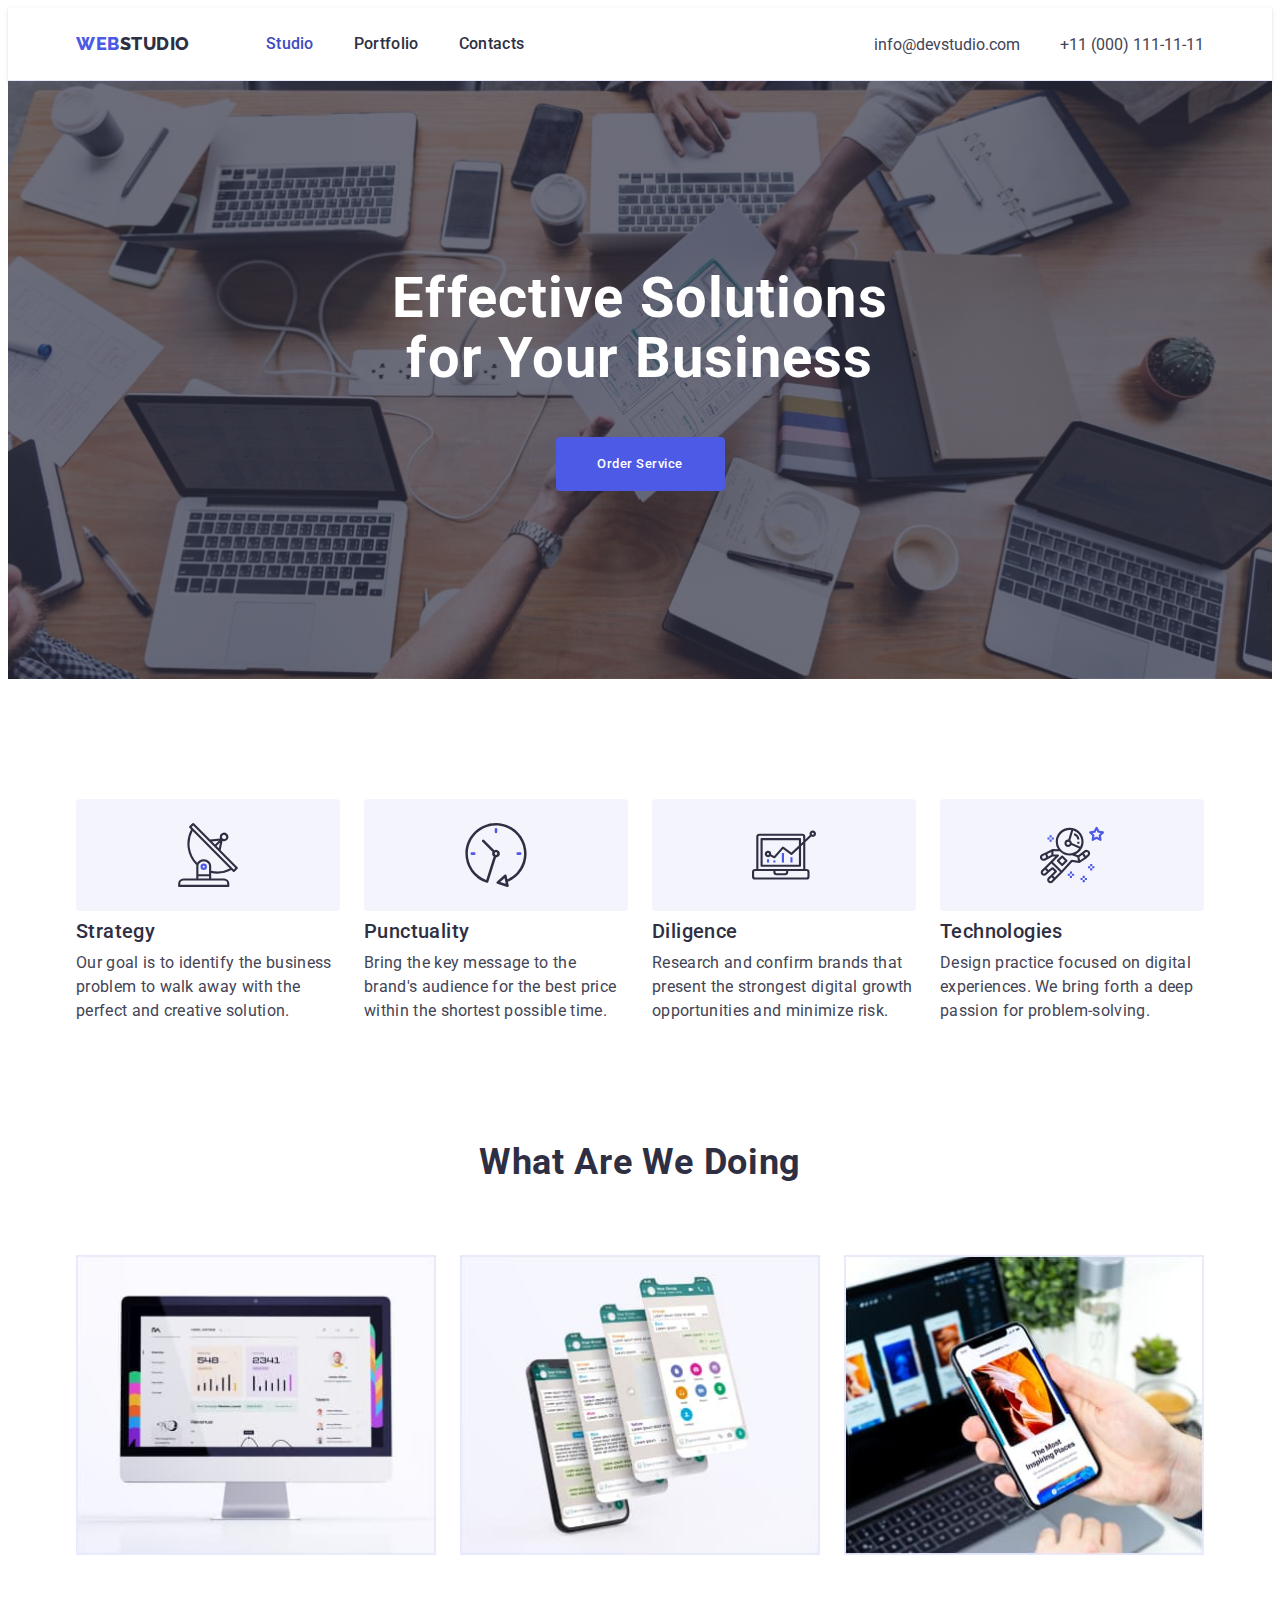
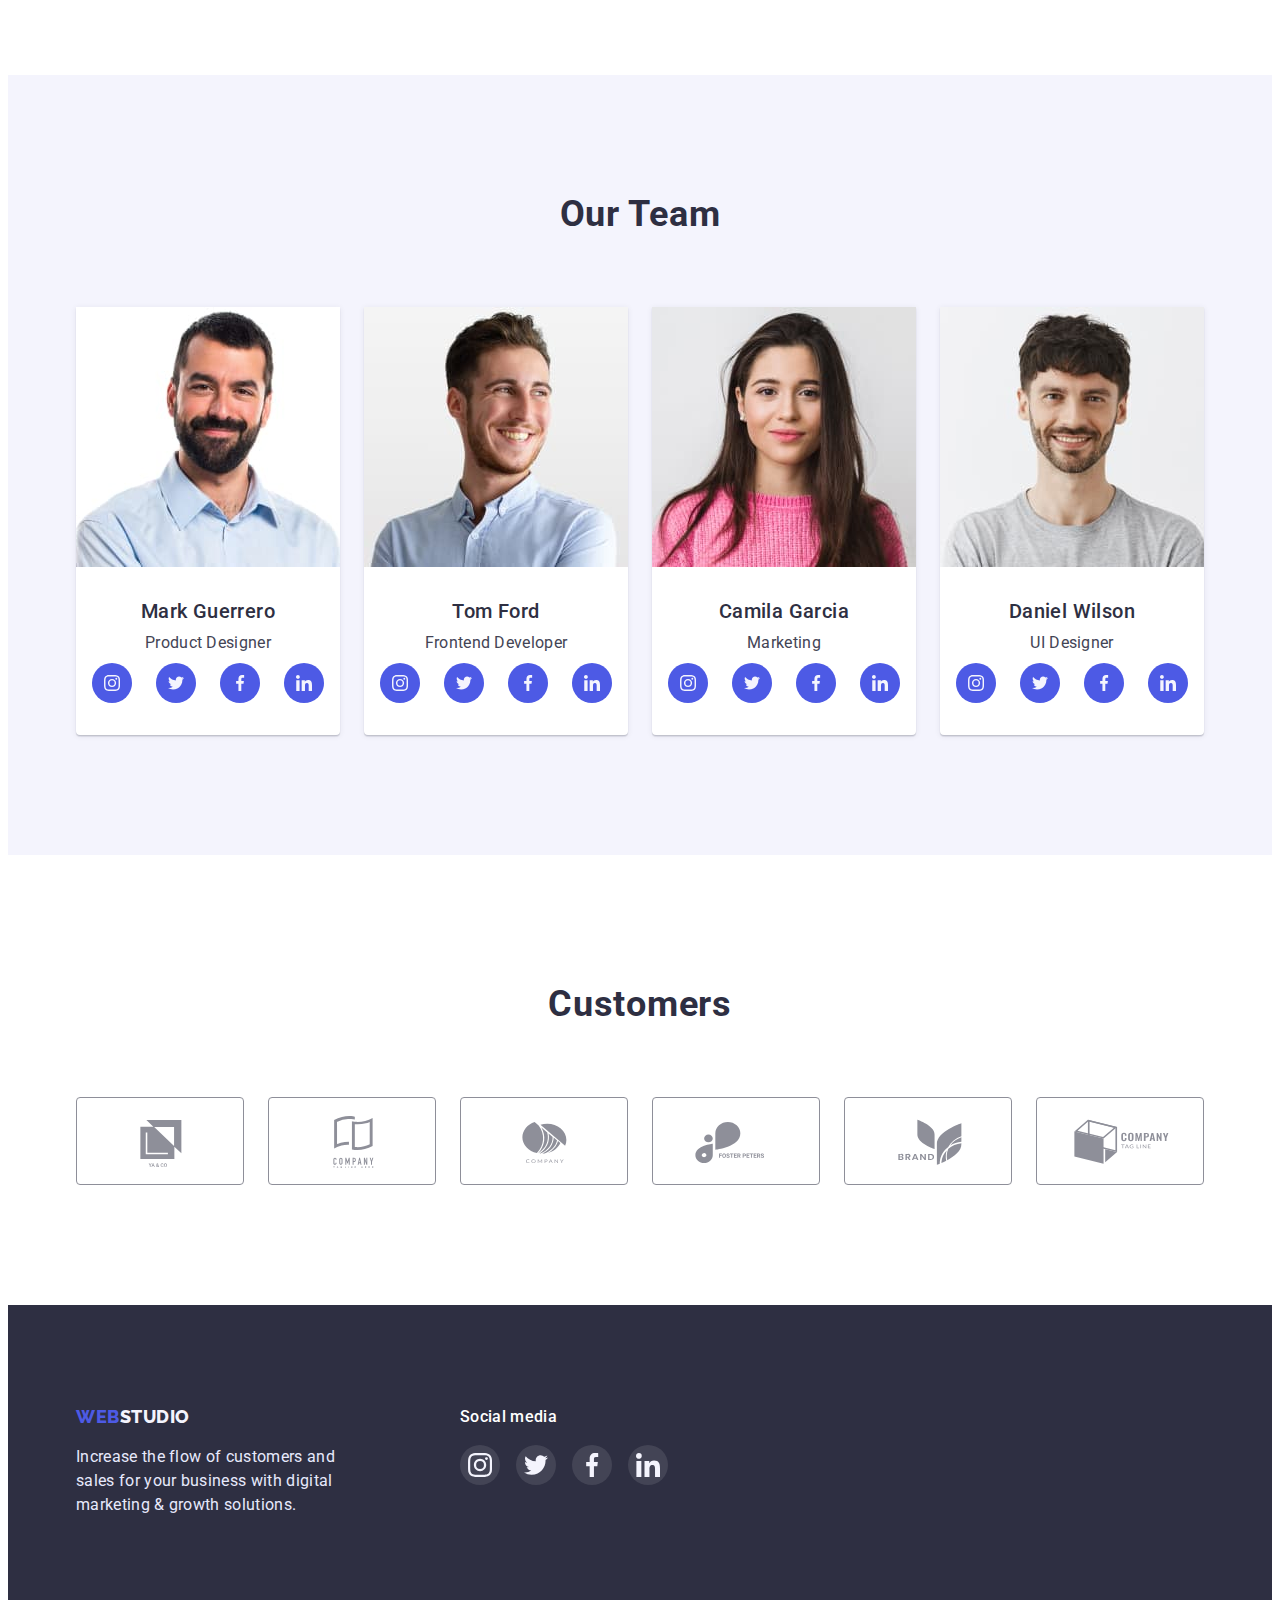
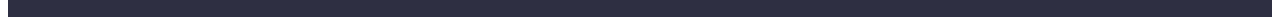
<file: index.html>
<!DOCTYPE html>
<html lang="en">
  <head>
    <meta charset="UTF-8" />
    <meta http-equiv="X-UA-Compatible" content="IE=edge" />
    <meta name="viewport" content="width=device-width, initial-scale=1.0" />
    <title>WebStudio</title>
    <link
      rel="stylesheet"
      href="https://cdnjs.cloudflare.com/ajax/libs/modern-normalize/1.1.0/modern-normalize.min.css"
      integrity="sha512-wpPYUAdjBVSE4KJnH1VR1HeZfpl1ub8YT/NKx4PuQ5NmX2tKuGu6U/JRp5y+Y8XG2tV+wKQpNHVUX03MfMFn9Q=="
      crossorigin="anonymous"
      referrerpolicy="no-referrer"
    />
    <!-- Fonts -->
    <link rel="preconnect" href="https://fonts.googleapis.com" />
    <link rel="preconnect" href="https://fonts.gstatic.com" crossorigin />
    <link
      href="https://fonts.googleapis.com/css2?family=Raleway:wght@800&family=Roboto:wght@400;500;700&display=swap"
      rel="stylesheet"
    />
    <!--============ Base styles =======-->

    <link rel="stylesheet" href="./css/styles.css" />
  </head>

  <body>
    <!--====== HEADER=======> -->
    <header class="page-header">
      <div class="container header-container">
        <nav class="page-nav">
          <a class="logo logo-header link" href="./index.html">
            <span class="logo-first">Web</span><span>Studio</span></a
          >

          <ul class="menu list">
            <li class="menu-item">
              <a class="menu-link current link" href="">Studio</a>
            </li>
            <li class="menu-item">
              <a class="menu-link link" href="./portfolio.html">Portfolio</a>
            </li>
            <li class="menu-item">
              <a class="menu-link link" href="">Contacts</a>
            </li>
          </ul>
        </nav>
        <address class="address">
          <ul class="address-list list">
            <li class="address-list-item">
              <a class="email link" href="mailto:info@devstudio.com"
                >info@devstudio.com</a
              >
            </li>

            <li class="address-list-item">
              <a class="phone-number link" href="tel:+110001111111"
                >+11 (000) 111-11-11</a
              >
            </li>
          </ul>
        </address>
      </div>
    </header>
    <!-- Golovna chastyna -->
    <main>
      <!-- HERO -->

      <section class="hero">
        <div class="container">
          <h1 class="hero-title">Effective Solutions for Your Business</h1>
          <button class="hero-button" type="button">Order Service</button>
        </div>
      </section>

      <!-- Section 1 -->
      <section class="features">
        <div class="container">
          <h2 class="visually-hidden">Features</h2>
          <ul class="section-list list">
            <li class="features-item">
              <div class="features-box" width=264">
                <svg width="64" height="64"><use href="./images/icons/icons.svg#icon-antenna"></use> </svg>
              </div>
              <h3 class="features-subtitle section-subtitle">Strategy</h3>
              <p class="section-description">
                Our goal is to identify the business problem to walk away with
                the perfect and creative solution.
              </p>
            </li>
            <li class="features-item">
              <div class="features-box" width=264">
                <svg width="64" height="64"><use href="./images/icons/icons.svg#icon-clock"></use> </svg>
              </div>
              <h3 class="features-subtitle section-subtitle">Punctuality</h3>
              <p class="section-description">
                Bring the key message to the brand's audience for the best price
                within the shortest possible time.
              </p>
            </li>
            <li class="features-item">
              <div class="features-box" width=264">
                <svg width="64" height="64"><use href="./images/icons/icons.svg#icon-diagram"></use> </svg>
              </div>
              <h3 class="features-subtitle section-subtitle">Diligence</h3>
              <p class="section-description">
                Research and confirm brands that present the strongest digital
                growth opportunities and minimize risk.
              </p>
            </li>
            <li class="features-item">
              <div class="features-box" width=264">
                <svg width="64" height="64"><use href="./images/icons/icons.svg#icon-astronaut"></use> </svg>
              </div>
              <h3 class="features-subtitle section-subtitle">Technologies</h3>
              <p class="section-description">
                Design practice focused on digital experiences. We bring forth a
                deep passion for problem-solving.
              </p>
            </li>
          </ul>
        </div>
      </section>
      <!-- Section 2 -->
      <section class="projects">
        <div class="container">
          <h2 class="section-title">What are we doing</h2>
          <ul class="section-list list">
            <li class="projects-item">
              <img
                class="projects-image"
                src="./images/img1.jpg"
                alt="Monitor"
                width="360"
              />
            </li>
            <li class="projects-item">
              <img
                class="projects-image"
                src="./images/img2.jpg"
                alt="Phones"
                width="360"
              />
            </li>
            <li class="projects-item">
              <img
                class="projects-image"
                src="./images/img3.jpg"
                width="360"
                alt="Notebok and phone"
              />
            </li>
          </ul>
        </div>
      </section>
      <!-- Section 3 -->
      <section class="team">
        <div class="container">
          <h2 class="section-title">Our Team</h2>
          <ul class="section-list list">
            <li class="team-item">
              <img
                src="./images/employees/mark_guerrero.jpg"
                alt="photo Mark Guerrero"
                width="264"
                height="260"
              />
              <div class="team-description">
                <h3 class="team-subtitle section-subtitle">Mark Guerrero</h3>
                <p class="section-description">Product Designer</p>
                <ul class="socials list">
                  <li class="socials-item">
                    <a class="socials-link" href="#">
                      <svg class="socials-icon">
                        <use href="./images/icons/icons.svg#icon-instagram"></use>
                      </svg>
                    </a>
                  <li class="socials-item">
                    <a class="socials-link" href="#">
                      <svg class="socials-icon">
                        <use href="./images/icons/icons.svg#icon-twitter"></use>
                      </svg>
                    </a>
                  </li>
                  <li class="socials-item">
                    <a class="socials-link" href="#">
                      <svg class="socials-icon">
                        <use href="./images/icons/icons.svg#icon-facebook"></use>
                      </svg>
                    </a>
                  </li>
                  <li class="socials-item">
                    <a class="socials-link" href="#">
                      <svg class="socials-icon">
                        <use href="./images/icons/icons.svg#icon-linkedin"></use>
                      </svg>
                    </a>
                  </li>
                </ul>
              </div>
            </li>
            <li class="team-item">
              <img
                src="./images/employees/tom_ford.jpg"
                alt=" photo Tom Ford"
                width="264"
                height="260"
              />
              <div class="team-description">
                <h3 class="team-subtitle section-subtitle">Tom Ford</h3>
                <p class="section-description">Frontend Developer</p>
                <ul class="socials list">
                  <li class="socials-item">
                    <a class="socials-link" href="#">
                      <svg class="socials-icon">
                        <use href="./images/icons/icons.svg#icon-instagram"></use>
                      </svg>
                    </a>
                  <li class="socials-item">
                    <a class="socials-link" href="#">
                      <svg class="socials-icon">
                        <use href="./images/icons/icons.svg#icon-twitter"></use>
                      </svg>
                    </a>
                  </li>
                  <li class="socials-item">
                    <a class="socials-link" href="#">
                      <svg class="socials-icon">
                        <use href="./images/icons/icons.svg#icon-facebook"></use>
                      </svg>
                    </a>
                  </li>
                  <li class="socials-item">
                    <a class="socials-link" href="#">
                      <svg class="socials-icon">
                        <use href="./images/icons/icons.svg#icon-linkedin"></use>
                      </svg>
                    </a>
                  </li>
                </ul>
              </div>
            </li>
            <li class="team-item">
              <img
                src="./images/employees/camila_garcia.jpg"
                alt="photo Camila Garcia"
                width="264"
              />
              <div class="team-description">
                <h3 class="team-subtitle section-subtitle">Camila Garcia</h3>
                <p class="section-description">Marketing</p>
                <ul class="socials list">
                  <li class="socials-item">
                    <a class="socials-link" href="#">
                      <svg class="socials-icon">
                        <use href="./images/icons/icons.svg#icon-instagram"></use>
                      </svg>
                    </a>
                  <li class="socials-item">
                    <a class="socials-link" href="#">
                      <svg class="socials-icon">
                        <use href="./images/icons/icons.svg#icon-twitter"></use>
                      </svg>
                    </a>
                  </li>
                  <li class="socials-item">
                    <a class="socials-link" href="#">
                      <svg class="socials-icon">
                        <use href="./images/icons/icons.svg#icon-facebook"></use>
                      </svg>
                    </a>
                  </li>
                  <li class="socials-item">
                    <a class="socials-link" href="#">
                      <svg class="socials-icon">
                        <use href="./images/icons/icons.svg#icon-linkedin"></use>
                      </svg>
                    </a>
                  </li>
                </ul>
              </div>
            </li>
            <li class="team-item">
              <img
                src="./images/employees/daniel_wilson.jpg"
                alt="photo Daniel Wilson"
                width="264"
                height="260"
              />
              <div class="team-description">
                <h3 class="team-subtitle section-subtitle">Daniel Wilson</h3>
                <p class="section-description">UI Designer</p>
                <ul class="socials list">
                  <li class="socials-item">
                    <a class="socials-link" href="#">
                      <svg class="socials-icon">
                        <use href="./images/icons/icons.svg#icon-instagram"></use>
                      </svg>
                    </a>
                  <li class="socials-item">
                    <a class="socials-link" href="#">
                      <svg class="socials-icon">
                        <use href="./images/icons/icons.svg#icon-twitter"></use>
                      </svg>
                    </a>
                  </li>
                  <li class="socials-item">
                    <a class="socials-link" href="#">
                      <svg class="socials-icon">
                        <use href="./images/icons/icons.svg#icon-facebook"></use>
                      </svg>
                    </a>
                  </li>
                  <li class="socials-item">
                    <a class="socials-link" href="#">
                      <svg class="socials-icon">
                        <use href="./images/icons/icons.svg#icon-linkedin"></use>
                      </svg>
                    </a>
                  </li>
                </ul>
              </div>
            </li>
          </ul>
        </div>
      </section>
<!-- =========SECTION 4 ========================== -->
      
          <section class="customers">
        <div class="container"> 
          <h2 class="section-title">Customers</h2>
          <ul class="customers-list list">
            <li class="customers-item">
              <a class="customers-link" href="#">
                      <svg class="customers-icon">
                        <use href="./images/icons/icons.svg#icon-company1"></use>
                      </svg>
                    </a>
                  </li>
                
            <li class="customers-item">
              <a class="customers-link" href="#">
                      <svg class="customers-icon">
                        <use href="./images/icons/icons.svg#icon-company2"></use>
                      </svg>
                    </a>
                  </li>
                
            <li class="customers-item">
              <a class="customers-link" href="#">
                      <svg class="customers-icon">
                        <use href="./images/icons/icons.svg#icon-company3"></use>
                      </svg>
                    </a>
                  </li>
              
            <li class="customers-item">
              <a class="customers-link" href="#">
                      <svg class="customers-icon">
                        <use href="./images/icons/icons.svg#icon-company4"></use>
                      </svg>
                    </a>
                  </li>
              
            <li class="customers-item">
              <a class="customers-link" href="#">
                      <svg class="customers-icon">
                        <use href="./images/icons/icons.svg#icon-company5"></use>
                      </svg>
                    </a>
                  </li>
                
            <li class="customers-item">
              <a class="customers-link" href="#">
                      <svg class="customers-icon">
                        <use href="./images/icons/icons.svg#icon-company6"></use>
                      </svg>
                    </a>
                  </li>
                  </ul>
        </div>
        </section>
    </main>
    <!--=======FOOTER================== -->
    <footer class="footer">
      <div class="container footer-container">
        <div class="footer-text-container">
        <a class="logo link" href="./index.html">
          <span class="logo-first">Web</span
          ><span class="logo-second">Studio</span>
        </a>

        <p class="footer-description">
          Increase the flow of customers and sales for your business with
          digital marketing & growth solutions.
        </p>
        </div>
        <div class="socials-container">
        <p class="social-media-text">Social media</p>
        <ul class="socials-footer list">
                  <li class="socials-item">
                    <a class="socials-link socials-link-footer" href="#">
                      <svg class="socials-icon-footer">
                        <use href="./images/icons/icons.svg#icon-instagram"></use>
                      </svg>
                    </a>
                  <li class="socials-item">
                    <a class="socials-link socials-link-footer" href="#">
                      <svg class="socials-icon-footer">
                        <use href="./images/icons/icons.svg#icon-twitter"></use>
                      </svg>
                    </a>
                  </li>
                  <li class="socials-item">
                    <a class="socials-link   socials-link-footer" href="#">
                      <svg class="socials-icon-footer">
                        <use href="./images/icons/icons.svg#icon-facebook"></use>
                      </svg>
                    </a>
                  </li>
                  <li class="socials-item">
                    <a class="socials-link socials-link-footer socials-link" href="#">
                      <svg class="socials-icon-footer">
                        <use href="./images/icons/icons.svg#icon-linkedin"></use>
                      </svg>
                    </a>
                  </li>
        </ul> 
       </div>
      </div>
      
    </footer>
  </body>
</html>
</file>
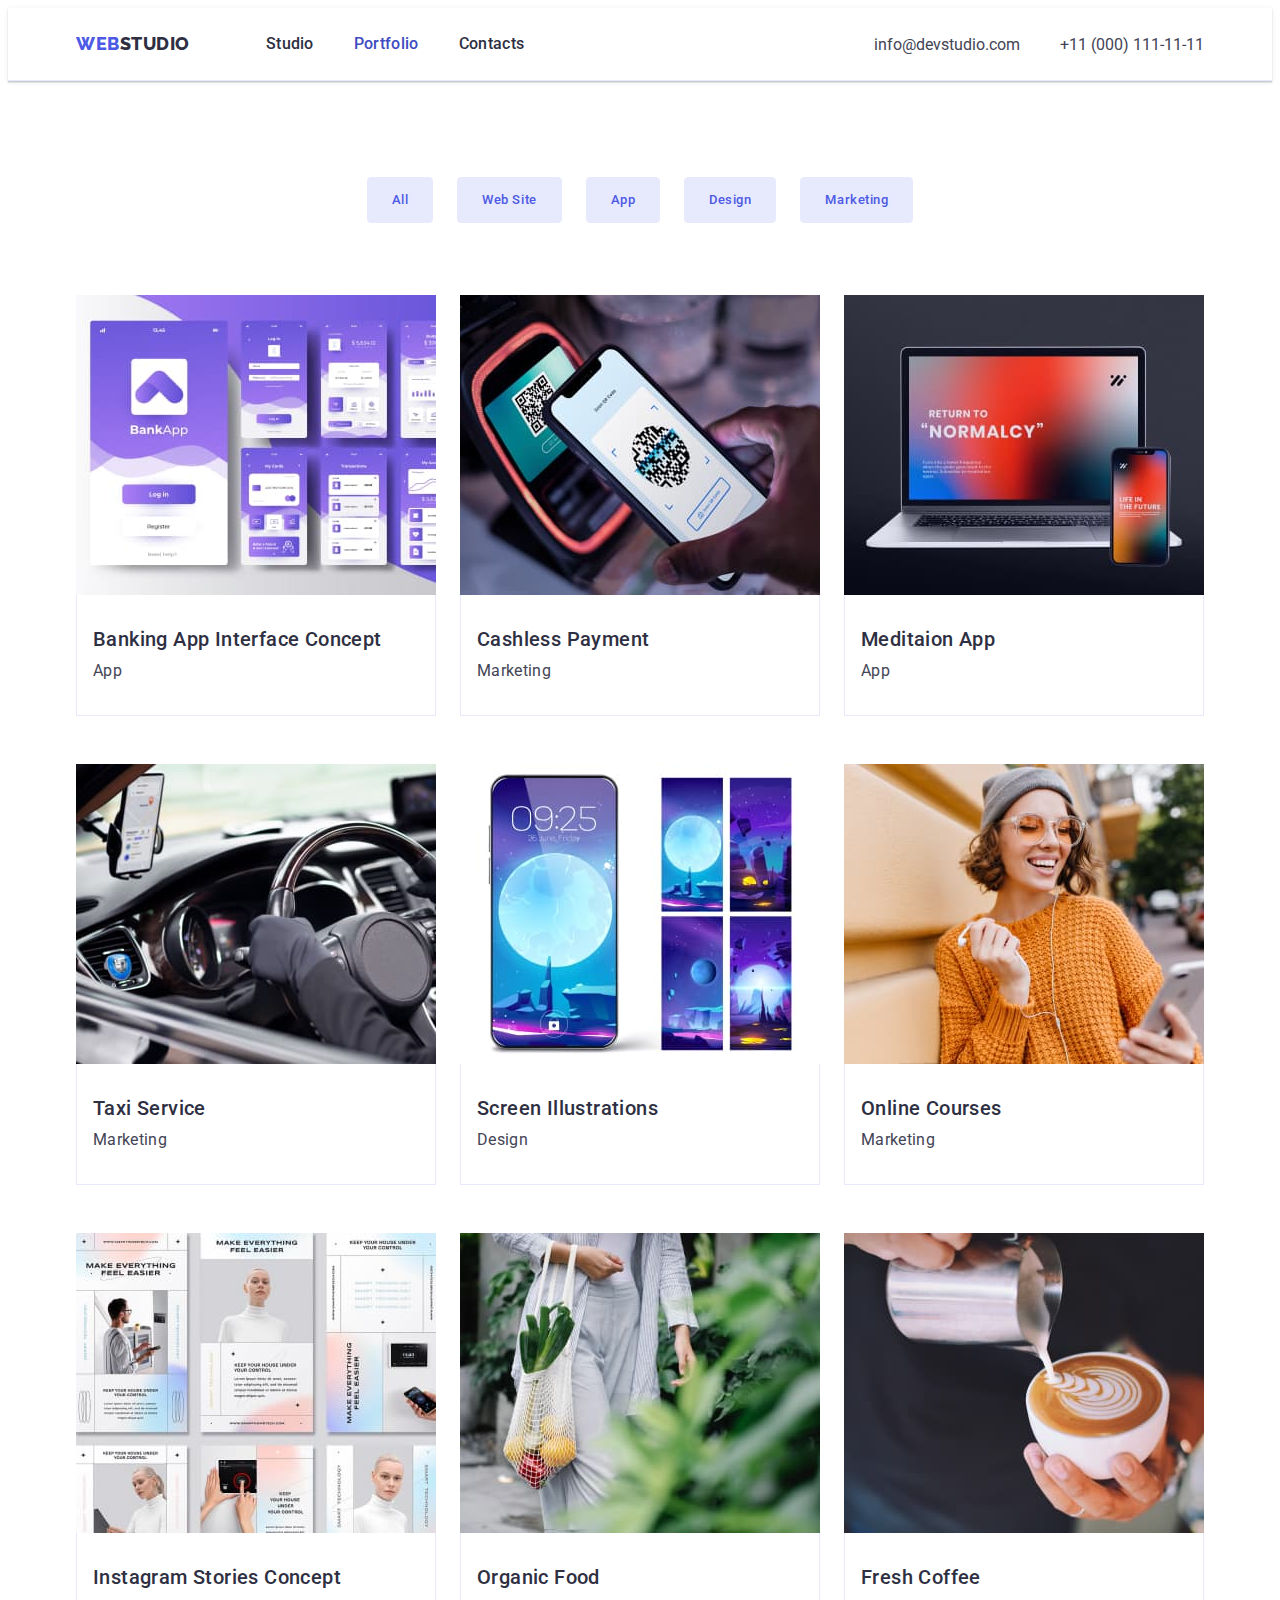
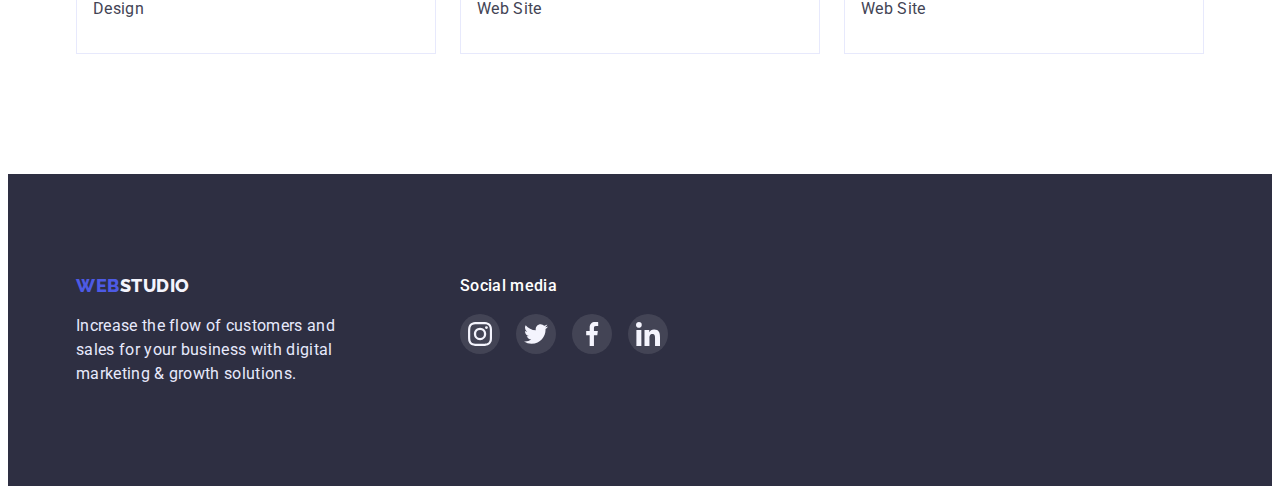
<file: portfolio.html>
<!DOCTYPE html>
<html lang="en">
  <head>
    <meta charset="UTF-8" />
    <meta http-equiv="X-UA-Compatible" content="IE=edge" />
    <meta name="viewport" content="width=device-width, initial-scale=1.0" />
    <title>Portfolio</title>
    <!--===== Link to normalize =======-->
    <link
      rel="stylesheet"
      href="https://cdnjs.cloudflare.com/ajax/libs/modern-normalize/1.1.0/modern-normalize.min.css"
      integrity="sha512-wpPYUAdjBVSE4KJnH1VR1HeZfpl1ub8YT/NKx4PuQ5NmX2tKuGu6U/JRp5y+Y8XG2tV+wKQpNHVUX03MfMFn9Q=="
      crossorigin="anonymous"
      referrerpolicy="no-referrer"
    />
    <!-- Fonts -->
    <link rel="preconnect" href="https://fonts.googleapis.com" />
    <link rel="preconnect" href="https://fonts.gstatic.com" crossorigin />
    <link
      href="https://fonts.googleapis.com/css2?family=Raleway:wght@800&family=Roboto:wght@400;500;700&display=swap"
      rel="stylesheet"
    />
    <link rel="stylesheet" href="./css/styles.css" />
  </head>
  <body>
    <!--====== HEADER=======> -->
    <header class="page-header">
      <div class="container header-container">
        <nav class="page-nav">
          <a class="logo logo-header link" href="./index.html">
            <span class="logo-first">Web</span><span>Studio</span></a
          >

          <ul class="menu list">
            <li class="menu-item">
              <a class="menu-link link" href="./index.html">Studio</a>
            </li>
            <li class="menu-item">
              <a class="menu-link current link" href="./portfolio.html"
                >Portfolio</a
              >
            </li>
            <li class="menu-item">
              <a class="menu-link link" href="">Contacts</a>
            </li>
          </ul>
        </nav>
        <address class="address">
          <ul class="address-list list">
            <li class="address-list-item">
              <a class="email link" href="mailto:info@devstudio.com"
                >info@devstudio.com</a
              >
            </li>

            <li class="address-list-item">
              <a class="phone-number link" href="tel:+110001111111"
                >+11 (000) 111-11-11</a
              >
            </li>
          </ul>
        </address>
      </div>
    </header>
    <!-- Golovna chastyna -->
    <main>
      <!--SECTION PORTFOLIO -->

      <section class="portfolio">
        <div class="container">
          <h1 class="potrfolio-title visually-hidden"></h1>
          <ul class="portfolio-category list">
            <li class="portfolio-category-item">
              <button class="portfolio-button" type="button">All</button>
            </li>
            <li class="portfolio-category-item">
              <button class="portfolio-button" type="button">Web Site</button>
            </li>
            <li class="portfolio-category-item">
              <button class="portfolio-button" type="button">App</button>
            </li>
            <li class="portfolio-category-item">
              <button class="portfolio-button" type="button">Design</button>
            </li>
            <li class="portfolio-category-item">
              <button class="portfolio-button" type="button">Marketing</button>
            </li>
          </ul>

          <ul class="portfolio-list list">
            <li class="portfolio-list-item">
              <a class="portfolio-link link" href="">
                <img
                  class="portfolio-img"
                  src="./images/portfolio/banking_app.jpg"
                  alt="photo Bank app"
                  width="360"
                  height="300"
                />
                <div class="portfolio-text">
                  <h3 class="portfolio-list-name">
                    Banking App Interface Concept
                  </h3>
                  <p class="portfolio-description">App</p>
                </div>
              </a>
            </li>
            <li class="portfolio-list-item">
              <a class="portfolio-link link" href="">
                <img
                  class="portfolio-img"
                  src="./images/portfolio/cashless_payment.jpg"
                  alt="Mobile phone and bank terminal"
                  width="360"
                  height="300"
                />
                <div class="portfolio-text">
                  <h3 class="portfolio-list-name">Cashless Payment</h3>
                  <p class="portfolio-description">Marketing</p>
                </div>
              </a>
            </li>
            <li class="portfolio-list-item">
              <a class="portfolio-link link" href="">
                <img
                  class="portfolio-img"
                  src="./images/portfolio/meditaion_app.jpg"
                  alt="Notebook and mobile phone"
                  width="360"
                  height="300"
                />
                <div class="portfolio-text">
                  <h3 class="portfolio-list-name">Meditaion App</h3>
                  <p class="portfolio-description">App</p>
                </div>
              </a>
            </li>
            <li class="portfolio-list-item">
              <a class="portfolio-link link" href="">
                <img
                  class="portfolio-img"
                  src="./images/portfolio/taxi_service.jpg"
                  alt="Driver in the taxi"
                  width="360"
                  height="300"
                />
                <div class="portfolio-text">
                  <h3 class="portfolio-list-name">Taxi Service</h3>
                  <p class="portfolio-description">Marketing</p>
                </div>
              </a>
            </li>
            <li class="portfolio-list-item">
              <a class="portfolio-link link" href="">
                <img
                  class="portfolio-img"
                  src="./images/portfolio/screen_illustrations.jpg"
                  alt="Various screen illustrations"
                  width="360"
                  height="300"
                />
                <div class="portfolio-text">
                  <h3 class="portfolio-list-name">Screen Illustrations</h3>
                  <p class="portfolio-description">Design</p>
                </div></a
              >
            </li>
            <li class="portfolio-list-item">
              <a class="portfolio-link link" href="">
                <img
                  class="portfolio-img"
                  src="./images/portfolio/online_courses.jpg"
                  alt="A girl watching an online course on mobile phone"
                  width="360"
                  height="300"
                />
                <div class="portfolio-text">
                  <h3 class="portfolio-list-name">Online Courses</h3>
                  <p class="portfolio-description">Marketing</p>
                </div></a
              >
            </li>
            <li class="portfolio-list-item">
              <a class="portfolio-link link" href="">
                <img
                  class="portfolio-img"
                  src="./images/portfolio/instagram_stories.jpg"
                  alt="Different layouts for Instagram"
                  width="360"
                  height="300"
                />
                <div class="portfolio-text">
                  <h3 class="portfolio-list-name">Instagram Stories Concept</h3>
                  <p class="portfolio-description">Design</p>
                </div></a
              >
            </li>
            <li class="portfolio-list-item">
              <a class="portfolio-link link" href="">
                <img
                  class="portfolio-img"
                  src="./images/portfolio/organic_food.jpg"
                  alt="A woman carrying fruits and vegetables"
                  width="360"
                  height="300"
                />
                <div class="portfolio-text">
                  <h3 class="portfolio-list-name">Organic Food</h3>
                  <p class="portfolio-description">Web Site</p>
                </div></a
              >
            </li>
            <li class="portfolio-list-item">
              <a class="portfolio-link link" href="">
                <img
                  class="portfolio-img"
                  src="./images/portfolio/fresh_coffee.jpg"
                  alt="A cup of coffee with cream on top"
                  width="360"
                  height="300"
                />
                <div class="portfolio-text">
                  <h3 class="portfolio-list-name">Fresh Coffee</h3>
                  <p class="portfolio-description">Web Site</p>
                </div>
              </a>
            </li>
          </ul>
        </div>
      </section>
    </main>
    <!-- FOOTER -->
    <footer class="footer">
      <div class="container footer-container">
        <div class="footer-text-container">
          <a class="logo link" href="./index.html">
            <span class="logo-first">Web</span
            ><span class="logo-second">Studio</span>
          </a>

          <p class="footer-description">
            Increase the flow of customers and sales for your business with
            digital marketing & growth solutions.
          </p>
        </div>
        <div class="socials-container">
          <p class="social-media-text">Social media</p>
          <ul class="socials-footer list">
            <li class="socials-item">
              <a class="socials-link socials-link-footer" href="#">
                <svg class="socials-icon-footer">
                  <use href="./images/icons/icons.svg#icon-instagram"></use>
                </svg>
              </a>
            </li>

            <li class="socials-item">
              <a class="socials-link socials-link-footer" href="#">
                <svg class="socials-icon-footer">
                  <use href="./images/icons/icons.svg#icon-twitter"></use>
                </svg>
              </a>
            </li>
            <li class="socials-item">
              <a class="socials-link socials-link-footer" href="#">
                <svg class="socials-icon-footer">
                  <use href="./images/icons/icons.svg#icon-facebook"></use>
                </svg>
              </a>
            </li>
            <li class="socials-item">
              <a class="socials-link socials-link-footer socials-link" href="#">
                <svg class="socials-icon-footer">
                  <use href="./images/icons/icons.svg#icon-linkedin"></use>
                </svg>
              </a>
            </li>
          </ul>
        </div>
      </div>
    </footer>
  </body>
</html>
</file>
<file: css/styles.css>
*,
*::before,
*::after {
  box-sizing: border-box;
}

:root {
  --accent-color: #404bbf;
  --primary-font: 'Roboto', sans-serif;
  --secondary-font: 'Raleway', sans-serif;
  --primary-text-color: #434455;
  --headings-color: #2e2f42;
  --brand-color: #4d5ae5;
  --background-color: #ffffff;
  --team-background-color: #f4f4fd;
  --subtle-background-color: #e7e9fc;
  --subtle-text-color: #8e8f99;
  --background-color-logo-dark: rgba(255, 255, 255, 0.1);
  --footer-logo-active: #31d0aa;
}
body {
  font-family: var(--primary-font);
  color: var(--primary-text-color);
  background-color: var(--background-color);
  font-size: 16px;
}

/* =====Components========= */

.container {
  max-width: 1158px;
  padding: 0 15px;
  margin: 0 auto;
}

/* =====Reset======== */
h1,
h2,
h3,
h4,
h5,
h6,
p,
ul {
  margin-top: 0;
  margin-bottom: 0;
}
/* Utils */
.visually-hidden {
  position: absolute;
  width: 1px;
  height: 1px;
  margin: -1px;
  border: 0;
  padding: 0;

  white-space: nowrap;
  clip-path: inset(100%);
  clip: rect(0 0 0 0);
  overflow: hidden;
}
.list {
  list-style-type: none;
  padding: 0;
  margin: 0;
}
.link {
  text-decoration: none;
  color: inherit;
}
img {
  display: block;
  max-width: 100%;
  height: auto;
}

address {
  font-style: normal;
}

button {
  cursor: pointer;
}

/* =======MENU========= */
.page-header {
  border-bottom: 1px solid var(--subtle-background-color);
  box-shadow: 0px 2px 1px rgba(46, 47, 66, 0.08),
    0px 1px 1px rgba(46, 47, 66, 0.16), 0px 1px 6px rgba(46, 47, 66, 0.08);
}
.page-nav {
  display: flex;
  align-items: center;
  margin-right: auto;
}
.header-container {
  display: flex;
  align-items: center;
}
.logo {
  color: var(--headings-color);
  font-family: var(--secondary-font);
  font-weight: 800;
  font-size: 18px;
  line-height: 1.33;
  letter-spacing: 0.03em;
  text-transform: uppercase;
}
.logo-header {
  margin-right: 76px;
}

.logo-first {
  color: var(--brand-color);
}

.menu-item {
  padding-top: 24px;
  padding-bottom: 24px;
}
.menu-link {
  color: var(--headings-color);
  font-weight: 500;
  line-height: 1.5;
  letter-spacing: 0.02em;
}
.menu-link:hover,
.menu-link:focus {
  color: var(--accent-color);
}
.current {
  color: var(--accent-color);
}

.email:hover,
.email:focus {
  color: var(--accent-color);
}
.phone-number:hover,
.phone-number:focus {
  color: var(--accent-color);
}

.menu {
  display: flex;
  gap: 40px;
  margin-right: auto;
}
.address-list {
  display: flex;
  gap: 40px;
}

/* =======HERO========== */
.hero-title {
  margin: 0 auto 48px;
  max-width: 496px;

  color: var(--background-color);
  font-size: 56px;
  line-height: 1.07;
  letter-spacing: 0.02em;
}

.hero {
  max-width: 1440px;
  padding-top: 188px;
  padding-bottom: 188px;
  margin-right: auto;
  margin-left: auto;

  text-align: center;
  background-image: linear-gradient(
      rgba(46, 47, 66, 0.7),
      rgba(46, 47, 66, 0.7)
    ),
    url(../images/people-office.jpg);
  background-color: var(--headings-color);
  background-repeat: no-repeat;
  background-position: center;
  background-size: cover;
}

.hero-button {
  display: inline-block;
  text-align: center;
  padding: 16px 32px;
  min-width: 169px;
  border: 1px solid transparent;

  font-family: inherit;
  font-weight: 500;
  line-height: 1.5;
  color: var(--background-color);
  background-color: var(--brand-color);
  cursor: pointer;
  border-radius: 4px;
  letter-spacing: 0.04em;
}
.hero-button:hover {
  background-color: var(--accent-color);
}

/* ======FEATURES/SECTION 1======== */
.features {
  padding-top: 120px;
  padding-bottom: 120px;
}
.features-box {
  height: 112px;
  margin-bottom: 8px;
  display: flex;
  align-items: center;
  justify-content: center;
  background-color: var(--team-background-color);
  border-radius: 4px;
}

.section-subtitle {
  color: var(--headings-color);
  font-weight: 500;
  font-size: 20px;
  line-height: 1.2;
  letter-spacing: 0.02em;
}
.section-description {
  line-height: 1.5;
  letter-spacing: 0.02em;
}
.section-list {
  display: flex;
  gap: 24px;
}
.features-subtitle {
  margin-bottom: 8px;
  width: 264px;
}
.features-item {
  flex-basis: calc((100% - 72px) / 4);
}

/* ===========WHAT ARE WE DOING/SECTION 2======== */
.projects {
  padding-bottom: 120px;
}
.section-title {
  margin-bottom: 72px;

  color: var(--headings-color);
  font-size: 36px;
  line-height: 1.11;
  text-align: center;
  letter-spacing: 0.02em;
  text-transform: capitalize;
}
.projects-image {
  border: 1px solid var(--subtle-background-color);
}
.projects-item {
  flex-basis: calc((100% - 48px) / 3);
}

/* ===========OUR TEAM/SECTION 3======== */
.team {
  background-color: var(--team-background-color);
  padding-top: 120px;
  padding-bottom: 120px;
}

.team-item {
  background-color: var(--background-color);
  flex-basis: calc((100% - 72px) / 4);
  box-shadow: 0px 1px 6px rgba(46, 47, 66, 0.08),
    0px 1px 1px rgba(46, 47, 66, 0.16), 0px 2px 1px rgba(46, 47, 66, 0.08);
  border-radius: 0px 0px 4px 4px;
}
.team-description {
  padding: 32px 16px;
  text-align: center;
}
.team-subtitle {
  margin-bottom: 8px;
}
/* =======SOCIALS============ */
.socials {
  display: flex;
  justify-content: center;
  gap: 24px;
  margin-top: 8px;
}
.socials-item {
  width: 40px;
  height: 40px;
}
.socials-link {
  display: flex;
  justify-content: center;
  align-items: center;
  width: 100%;
  height: 100%;
  background-color: var(--brand-color);
  fill: var(--background-color);
  border-radius: 50%;
}
.socials-link:hover,
.socials-link:focus {
  background-color: var(--accent-color);
}
.socials-icon {
  width: 16px;
  height: 16px;
}
/* ========SECTION 4 ========== */
.customers {
  padding-top: 130px;
  padding-bottom: 120px;
}
.customers-list {
  display: flex;
  justify-content: center;
  gap: 24px;
}
.customers-item {
  width: 168px;
}

.customers-icon {
  width: 104px;
  height: 56px;
}
.customers-link {
  height: 88px;
  display: flex;
  justify-content: center;
  align-items: center;
  border: 1px solid var(--subtle-text-color);
  border-radius: 4px;
  fill: var(--subtle-text-color);
}

.customers-link:hover,
.customers-link:focus {
  fill: var(--accent-color);
  border-color: var(--accent-color);
}
/* =========FOOTER======================= */
.footer {
  padding-top: 100px;
  padding-bottom: 100px;

  background-color: var(--headings-color);
}

.footer-container {
  display: flex;
}

.logo-second {
  color: var(--team-background-color);
}
.footer-description {
  width: 264px;
  color: var(--subtle-background-color);
  line-height: 1.5;
  letter-spacing: 0.02em;
  margin-top: 16px;
}
.socials-container {
  margin-left: 120px;
}
.social-media-text {
  margin-bottom: 16px;

  color: var(--background-color);
  font-weight: 500;
  line-height: 1.5;
  letter-spacing: 0.02em;
}
.socials-footer {
  display: flex;
  justify-content: center;
  gap: 16px;
}

.socials-link-footer {
  background-color: var(--background-color-logo-dark);
  fill: var(--subtle-background-color);
}
.socials-link-footer:hover {
  background-color: var(--footer-logo-active);
}
.socials-link-footer:focus {
  background-color: var(--footer-logo-active);
}
.socials-icon-footer {
  width: 24px;
  height: 24px;
}

/* =======PORTFOLIO PAGE============= */
.portfolio {
  padding-top: 96px;
  padding-bottom: 120px;
}

.portfolio-category {
  display: flex;
  justify-content: center;
  gap: 24px;
  margin-bottom: 72px;
}
.portfolio-button {
  display: inline-block;
  padding: 12px 24px;
  border: 1px solid var(--subtle-background-color);
  border-radius: 4px;

  font-family: inherit;
  color: var(--brand-color);
  background-color: var(--subtle-background-color);
  font-weight: 500;
  line-height: 1.5;
  display: flex;
  align-items: center;
  text-align: center;
  letter-spacing: 0.04em;
}
.portfolio-button:hover,
.portfolio-button:focus {
  color: var(--background-color);
  background-color: var(--accent-color);
  box-shadow: 0px 3px 1px rgba(0, 0, 0, 0.1), 0px 2px 1px rgba(0, 0, 0, 0.08),
    0px 2px 2px rgba(0, 0, 0, 0.12);
}
.portfolio-list-name {
  margin-bottom: 8px;

  color: var(--headings-color);
  font-weight: 500;
  font-size: 20px;
  line-height: 1.2;
  letter-spacing: 0.02em;
}
.portfolio-description {
  line-height: 1.5;
  letter-spacing: 0.02em;
}
.portfolio-list {
  display: flex;
  flex-wrap: wrap;
  gap: 48px 24px;
}
.portfolio-text {
  padding: 32px 0 32px 16px;
  border-right: 1px solid var(--subtle-background-color);
  border-bottom: 1px solid var(--subtle-background-color);
  border-left: 1px solid var(--subtle-background-color);
}
.portfolio-list-item {
  flex-basis: calc((100% - 48px) / 3);
}

.portfolio-link {
  display: block;
}
.portfolio-link:hover,
.portfolio-link:focus {
  box-shadow: 0px 1px 6px rgba(46, 47, 66, 0.08),
    0px 1px 1px rgba(46, 47, 66, 0.16), 0px 2px 1px rgba(46, 47, 66, 0.08);
}
</file>
